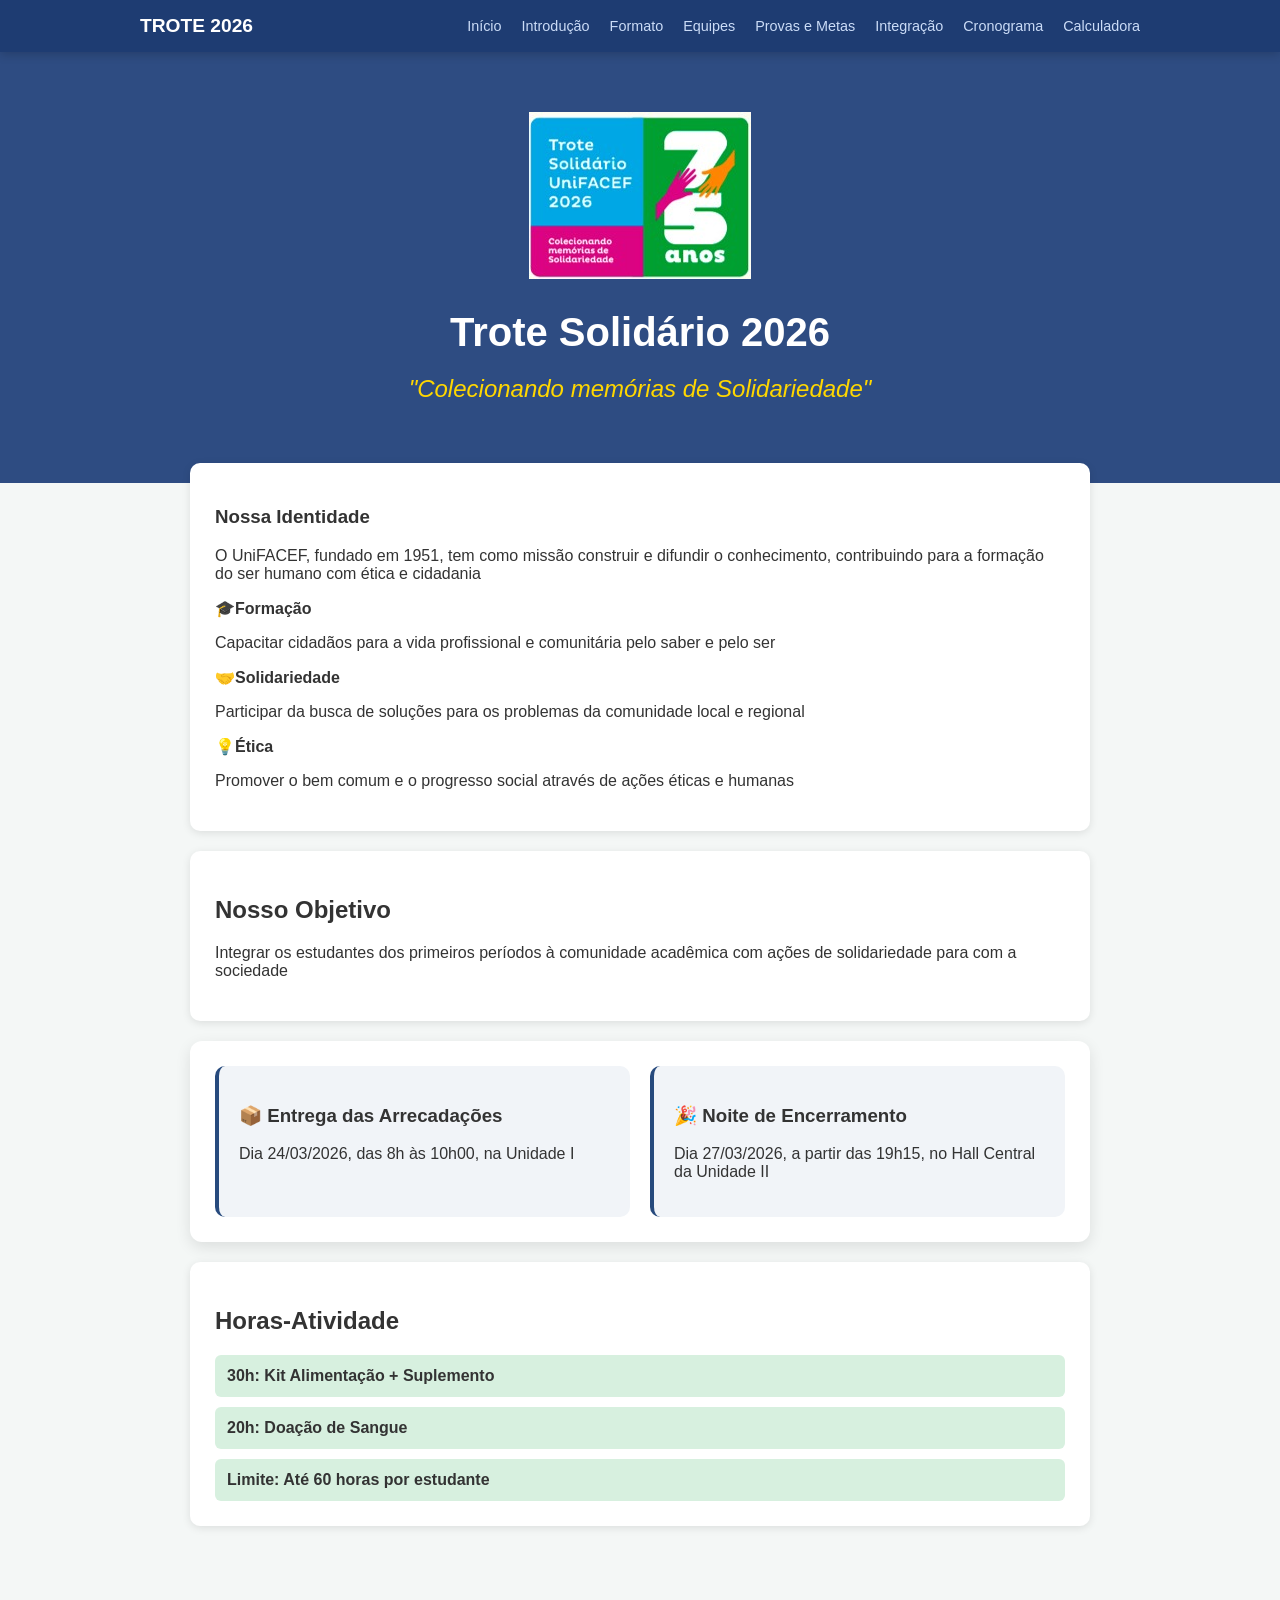
<file: site oficial/index.html>
<!DOCTYPE html>
<html lang="pt-br">

    <head>
        <title> Trote Solidário </title>
        <meta charset="UTF-8">
        <link rel="stylesheet" href="site.css">
    </head>

    <body>
        <nav class="menu"> <!-- Menu de navegação -->
            <div class="menu-container">
                <a href="index.html" class="menu-logo"> Trote 2026 </a>
                <ul class="lista">
                    <li> <a href="index.html"> Início </a> </li>
                    <li> <a href="introducao.html"> Introdução </a> </li>
                    <li> <a href="formato.html"> Formato </a> </li>
                    <li> <a href="equipes.html"> Equipes </a> </li>
                    <li> <a href="provas.html"> Provas e Metas </a> </li>
                    <li> <a href="integracao.html"> Integração </a> </li>
                    <li> <a href="cronograma.html"> Cronograma </a> </li>
                    <li> <a href="calculadora.html"> Calculadora </a> </li>
                </ul>
            </div>
        </nav>
        <header class="cabecalho">
            <div class="cabecalho-container">
                <img src="trote.png.jpeg" alt="UniFACEF" class="cabecalho-logo"/>
                <h1> Trote Solidário 2026 </h1>
                <h2> "Colecionando memórias de Solidariedade" </h2>
            </div>

        </header>

        <main class="principal">

            <section class="card">
                <h3> Nossa Identidade </h3>
                <p> O UniFACEF, fundado em 1951, tem como missão construir e difundir o conhecimento, contribuindo para a formação do ser humano com ética e cidadania </p>
                <div class=>
                    <div class=> 
                        <strong> 🎓Formação </strong>
                        <p> Capacitar cidadãos para a vida profissional e 
                            comunitária pelo saber e pelo ser </p>
                    </div>
                    <div class=> 
                        <strong> 🤝Solidariedade </strong>
                        <p> Participar da busca de soluções para os 
                            problemas da comunidade local e regional </p>
                    </div>
                    <div class=> 
                        <strong> 💡Ética </strong>
                        <p> Promover o bem comum e o progresso social através de ações
                             éticas e humanas </p>
                    </div>
                </div>
            </section>

            <section class="card">
              <h2>Nosso Objetivo</h2>
              <p>Integrar os estudantes dos primeiros períodos à comunidade acadêmica com 
                ações de solidariedade para com a sociedade</p>
                <div class="pilar"></div>
            </section>

            <section class="dupla">
<div class="mini-cartão">
<h3>📦 Entrega das Arrecadações</h3>
<p>Dia 24/03/2026, das 8h às 10h00, na Unidade I</p>
</div>
<div class="mini-cartão">
<h3>🎉 Noite de Encerramento</h3>
<p>Dia 27/03/2026, a partir das 19h15, no Hall Central da Unidade II</p>
</div>
</section>

<section class="card">
<h2>Horas-Atividade</h2>
<div class="horas">30h: Kit Alimentação + Suplemento</div>
<div class="horas">20h: Doação de Sangue</div>
<div class="horas">Limite: Até 60 horas por estudante</div>
</section>

        </main>
    </body>
</html>
</file>
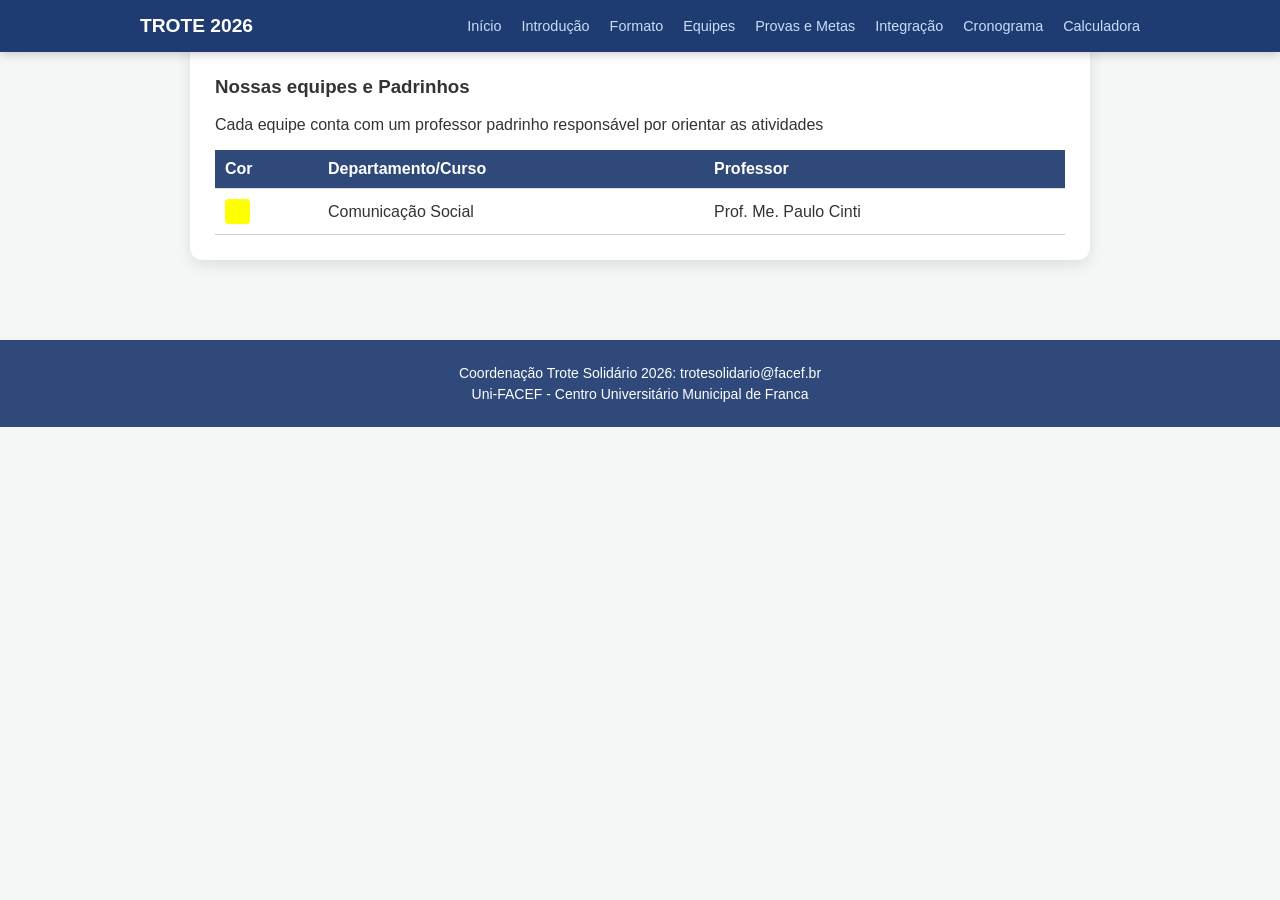
<file: site oficial/Equipes.html>
<!DOCTYPE html>
<html lang="pt-br">
    <head>
        <title> Trote Solidário </title>
        <meta charset="UTF-8">
        <link rel="stylesheet" href="site.css">
    </head>
    <body>
        <nav class="menu"> <!-- Menu de navegação -->
            <div class="menu-container">
                <a href="index.html" class="menu-logo"> Trote 2026 </a>
                <ul class="lista">
                    <li> <a href="index.html"> Início </a> </li>
                    <li> <a href="introducao.html"> Introdução </a> </li>
                    <li> <a href="formato.html"> Formato </a> </li>
                    <li> <a href="equipes.html"> Equipes </a> </li>
                    <li> <a href="provas.html"> Provas e Metas </a> </li>
                    <li> <a href="integracao.html"> Integração </a> </li>
                    <li> <a href="cronograma.html"> Cronograma </a> </li>
                    <li> <a href="calculadora.html"> Calculadora </a> </li>
                </ul>
            </div>
        </nav>
        <main class="principal">
           <section class="lista-equipes">
                <h3> Nossas equipes e Padrinhos </h3>
                <p> 
                    Cada equipe conta com um professor padrinho responsável por orientar as atividades 
                </p>
                <table> <!-- tabela -->
                    <thead> <!-- cabeçalho da tabela -->
                        <tr> <!-- linha da tabela -->
                            <!-- table head -->
                            <th> Cor </th> <th> Departamento/Curso </th> <th> Professor </th>
                        </tr>
                    </thead>
                    <tbody>
                        <tr> 
                            <td> <div class="box-amarela"> </div> </td>
                            <td> Comunicação Social </td>
                            <td> Prof. Me. Paulo Cinti </td>
                        </tr> 
                    </tbody>
                </table>
           </section>
           
        </main>
        <footer class="footer">
    <p class="footer-texto">
        Coordenação Trote Solidário 2026: trotesolidario@facef.br
    </p>
    <p class="footer-texto">
        Uni-FACEF - Centro Universitário Municipal de Franca
    </p>
</footer>
    </body>
</html>
</file>
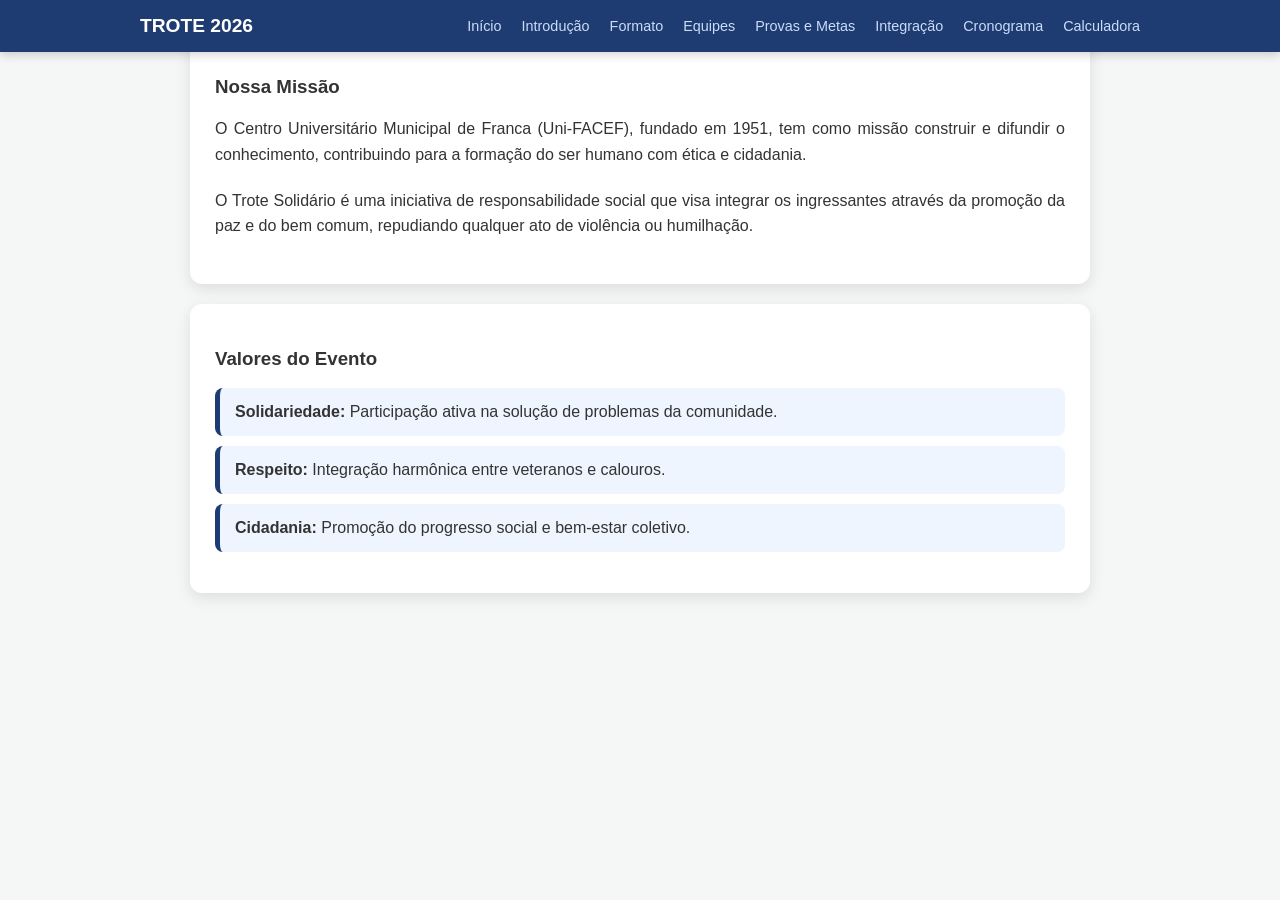
<file: site oficial/introducao.html>
<!DOCTYPE html>
<html lang="pt-br">

    <head>
        <title> Trote Solidário </title>
        <meta charset="UTF-8">
        <link rel="stylesheet" href="site.css">
    </head>

    <body>
        <nav class="menu"> <!-- Menu de navegação -->
            <div class="menu-container">
                <a href="index.html" class="menu-logo"> Trote 2026 </a>
                <ul class="lista">
                    <li> <a href="index.html"> Início </a> </li>
                    <li> <a href="introducao.html"> Introdução </a> </li>
                    <li> <a href="formato.html"> Formato </a> </li>
                    <li> <a href="equipes.html"> Equipes </a> </li>
                    <li> <a href="provas.html"> Provas e Metas </a> </li>
                    <li> <a href="integracao.html"> Integração </a> </li>
                    <li> <a href="cronograma.html"> Cronograma </a> </li>
                    <li> <a href="calculadora.html"> Calculadora </a> </li>
                </ul>
            </div>
        </nav>
        

        <main class="principal">

            

           
            <section class="texto-introducao">
<h3> Nossa Missão</h3>
             
            <p>  O Centro Universitário Municipal de Franca (Uni-FACEF), fundado em 1951, 
                tem como missão construir e difundir o conhecimento, contribuindo para a 
                formação do ser humano com ética e cidadania.</p>
             <p>
                O Trote Solidário é uma iniciativa de responsabilidade social que visa integrar 
                os ingressantes através da promoção da paz e do bem comum, repudiando qualquer 
                ato de violência ou humilhação.
                </p>
</section>

<section>
<h3>Valores do Evento</h3>
<ul class="lista-valores ">
<li><strong>Solidariedade:</strong> Participação ativa na solução de problemas da comunidade.</li>
<li><strong>Respeito:</strong> Integração harmônica entre veteranos e calouros.</li>
<li><strong> Cidadania:</strong> Promoção do progresso social e bem-estar coletivo.</li>
</ul>
</section>

        </main>
    </body>
</html>
</file>
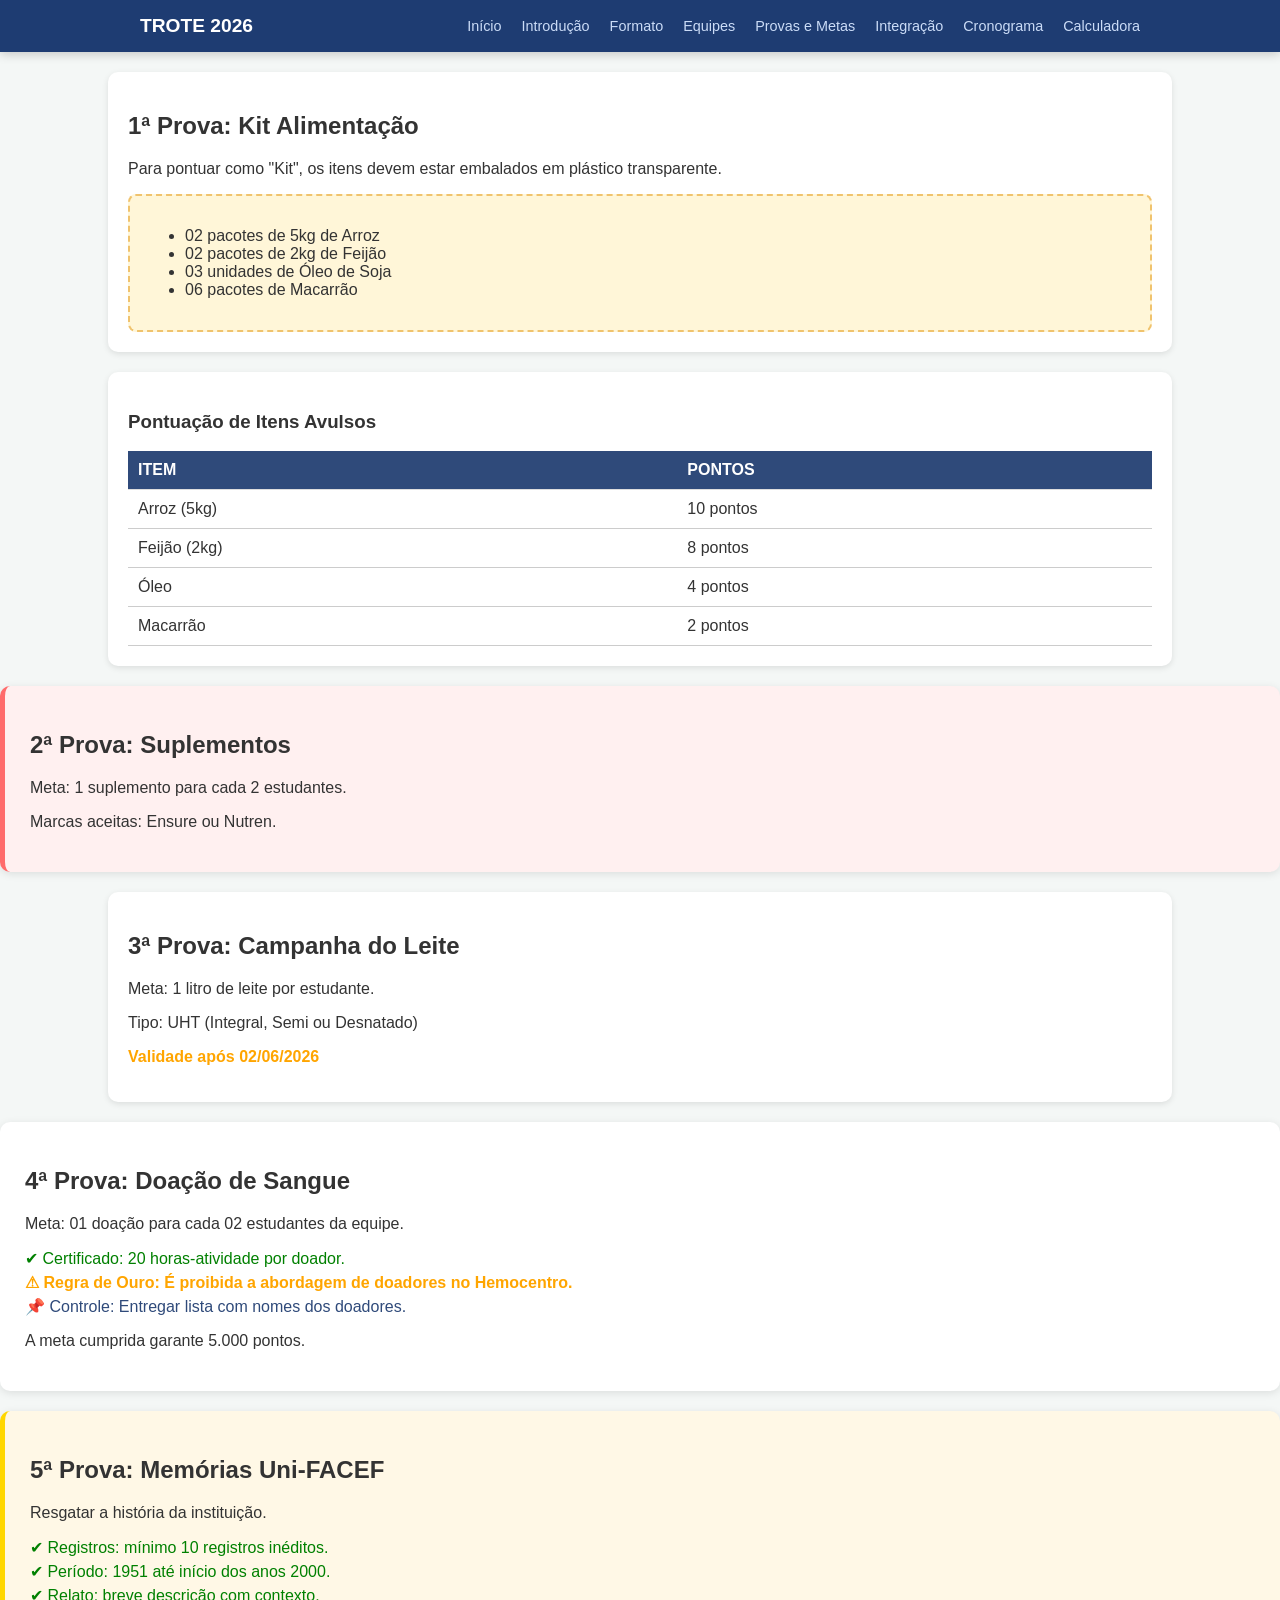
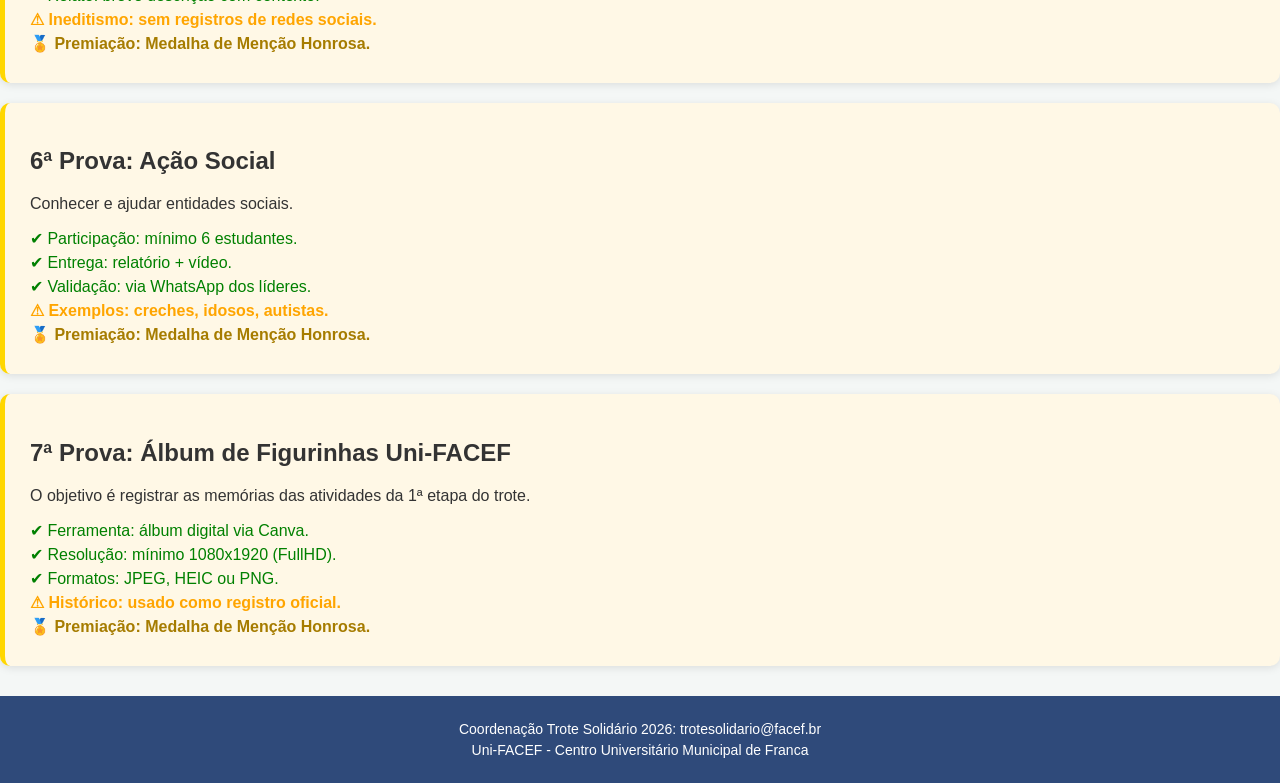
<file: site oficial/provas.html>
<!DOCTYPE html>
<html lang="pt-br">

    <head>
        <title> Trote Solidário </title>
        <meta charset="UTF-8">
        <link rel="stylesheet" href="site.css">
    </head>

    <body class>
        <nav class="menu"> <!-- Menu de navegação -->
            <div class="menu-container">
                <a href="index.html" class="menu-logo"> Trote 2026 </a>
                <ul class="lista">
                    <li> <a href="index.html"> Início </a> </li>
                    <li> <a href="introducao.html"> Introdução </a> </li>
                    <li> <a href="formato.html"> Formato </a> </li>
                    <li> <a href="equipes.html"> Equipes </a> </li>
                    <li> <a href="provas.html"> Provas e Metas </a> </li>
                    <li> <a href="integracao.html"> Integração </a> </li>
                    <li> <a href="cronograma.html"> Cronograma </a> </li>
                    <li> <a href="calculadora.html"> Calculadora </a> </li>
                </ul>
            </div>
        </nav>
   <main>

<section class="card-provas">
    <h2>1ª Prova: Kit Alimentação</h2>
    <p>Para pontuar como "Kit", os itens devem estar embalados em plástico transparente.</p>

    <div class="kit-box">
        <ul>
            <li>02 pacotes de 5kg de Arroz</li>
            <li>02 pacotes de 2kg de Feijão</li>
            <li>03 unidades de Óleo de Soja</li>
            <li>06 pacotes de Macarrão</li>
        </ul>
    </div>
</section>

<section class="card-provas">
    <h3>Pontuação de Itens Avulsos</h3>

    <table>
        <tr>
            <th>ITEM</th>
            <th>PONTOS</th>
        </tr>
        <tr>
            <td>Arroz (5kg)</td>
            <td>10 pontos</td>
        </tr>
        <tr>
            <td>Feijão (2kg)</td>
            <td>8 pontos</td>
        </tr>
        <tr>
            <td>Óleo</td>
            <td>4 pontos</td>
        </tr>
        <tr>
            <td>Macarrão</td>
            <td>2 pontos</td>
        </tr>
    </table>
</section>

<section class="card destaque">
    <h2>2ª Prova: Suplementos</h2>
    <p>Meta: 1 suplemento para cada 2 estudantes.</p>
    <p>Marcas aceitas: Ensure ou Nutren.</p>
</section>

<section class="card-provas">
    <h2>3ª Prova: Campanha do Leite</h2>
    <p>Meta: 1 litro de leite por estudante.</p>
    <p>Tipo: UHT (Integral, Semi ou Desnatado)</p>
    <p class="alerta">Validade após 02/06/2026</p>
</section>
<section class="card card-5">
    <h2 class="card-titulo">4ª Prova: Doação de Sangue</h2>
    
    <p class="card-texto">Meta: 01 doação para cada 02 estudantes da equipe.</p>

    <p class="item-check">✔ Certificado: 20 horas-atividade por doador.</p>

    <p class="item-alerta">⚠ Regra de Ouro: É proibida a abordagem de doadores no Hemocentro.</p>

    <p class="item-info">📌 Controle: Entregar lista com nomes dos doadores.</p>

    <p class="card-texto">A meta cumprida garante 5.000 pontos.</p>
</section>


<section class="card card-6 destaque-amarelo">
    <h2 class="card-titulo">5ª Prova: Memórias Uni-FACEF</h2>

    <p class="card-texto">Resgatar a história da instituição.</p>

    <p class="item-check">✔ Registros: mínimo 10 registros inéditos.</p>
    <p class="item-check">✔ Período: 1951 até início dos anos 2000.</p>
    <p class="item-check">✔ Relato: breve descrição com contexto.</p>

    <p class="item-alerta">⚠ Ineditismo: sem registros de redes sociais.</p>

    <p class="item-premio">🏅 Premiação: Medalha de Menção Honrosa.</p>
</section>


<section class="card card-7 destaque-amarelo">
    <h2 class="card-titulo">6ª Prova: Ação Social</h2>

    <p class="card-texto">Conhecer e ajudar entidades sociais.</p>

    <p class="item-check">✔ Participação: mínimo 6 estudantes.</p>
    <p class="item-check">✔ Entrega: relatório + vídeo.</p>
    <p class="item-check">✔ Validação: via WhatsApp dos líderes.</p>

    <p class="item-alerta">⚠ Exemplos: creches, idosos, autistas.</p>

    <p class="item-premio">🏅 Premiação: Medalha de Menção Honrosa.</p>
</section>
<section class="card card-8 destaque-amarelo">
    <h2 class="card-titulo">7ª Prova: Álbum de Figurinhas Uni-FACEF</h2>

    <p class="card-texto">
        O objetivo é registrar as memórias das atividades da 1ª etapa do trote.
    </p>

    <p class="item-check">✔ Ferramenta: álbum digital via Canva.</p>
    <p class="item-check">✔ Resolução: mínimo 1080x1920 (FullHD).</p>
    <p class="item-check">✔ Formatos: JPEG, HEIC ou PNG.</p>

    <p class="item-alerta">⚠ Histórico: usado como registro oficial.</p>

    <p class="item-premio">🏅 Premiação: Medalha de Menção Honrosa.</p>
</section>
</main>
<footer class="footer">
    <p class="footer-texto">
        Coordenação Trote Solidário 2026: trotesolidario@facef.br
    </p>
    <p class="footer-texto">
        Uni-FACEF - Centro Universitário Municipal de Franca
    </p>
</footer>
</body>
</html>
</file>
<file: site oficial/site.css>
body {
    margin: 0; font-family: 'Segoe UI', sans-serif;
    background-color: #f4f7f6; color: #333;
}
.menu {
    background-color: #1e3c72;  padding: 15px 0;
    position: sticky; /* menu fica sempre no topo */
    top: 0; /* posição 0 - posição acima */
    z-index: 1000; /*  fica sempre por cima dos outros conteúdos */
    box-shadow: 0 2px 10px rgba(0,0,0,0.2); /* caixa com sombra */
}
.menu-container{
    max-width: 1000px;
    margin: 0 auto;
    display: flex;
    justify-content: space-between;
    align-items: center;
    padding: 0 20px;
}
.menu-logo{
    color: white; /* cor branca */
    text-decoration: none; /* link sem estar sublinhado */
    font-weight: bold; /* negrito */
    font-size: 1.2rem; /* 1.2 * 16px */
    text-transform: uppercase; /* letra maiúscula */
}
.lista {
    list-style: none; display: flex; gap: 20px;
    margin: 0; padding: 0;
}
.lista a{
    color: #CBDCF7; text-decoration: none; font-size: 0.9rem;
    font-weight: 500; transition: color 0.3s; 
}
.lista a:hover {
    color: #ffffff;
}
.cabecalho {
    background-color: #2e4c82; color: white; padding: 60px 20px;
    text-align: center;
}
.cabecalho h1{
    font-size: 2.5rem; margin-bottom: 5px;
}
.cabecalho h2{
    font-weight: 300;
    font-style: italic;
    color: #ffd700; 
}
.principal{
    /* -40px subiu auto embaixo e 40 é na lateral */
    max-width: 900px;
     margin: -40px auto 40px; 
     padding: 20px;
    
}
.card{
background-color: white;
padding:25px;
border-radius:10px;
margin-bottom:20px;
box-shadow:0px 2px 8px rgba(0,0,0,0.1);
}
.dupla{
display:flex;
gap:20px;
margin-bottom:20px;
}
.mini-cartão{background:#f1f4f8;
padding:20px;
border-radius:10px;
flex:1;
border-left:4px solid #274a7d;
}
.horas{
background:#d7f0df;
padding:12px;
border-radius:6px;
margin-top: 10px;
font-weight:bold;
}
section{
background-color: white;
margin-bottom: 20px;
padding: 25px;
border-radius: 12px;
box-shadow: 0 5px 15px rgba(0,0,0,0.1);

}
.texto-introducao p {
    line-height: 1.6; /* melhora a leitura de textos longos */
    margin-bottom: 20px;
    text-align: justify; /* alinhamento justificado - alinha à esquerda e à direta */
}
.lista-valores {
    list-style: none;
    padding: 0;
}
.lista-valores li {
    background: #eef5ff;
    padding: 15px;
    margin-bottom: 10px;
    border-radius: 8px;
    border-left: 5px solid #1e3c72;
}
table {
    width: 100%; border-collapse: collapse; margin-top: 20px;
    background-color: white;
}

th, td {
    padding: 15px; text-align: left; border-bottom: 1px solid #ddd;
}

th {
    background-color: #2a5298;
}

.box-amarela {
    width: 25px; height: 25px;
    border-radius: 4px;
    background: yellow;
}
.card-provas{
    background: white;
    margin: 20px auto;
    padding: 20px;
    width: 80%;
    border-radius: 10px;
    box-shadow: 0 2px 6px rgba(0,0,0,0.1);
}

.kit-box {
    background: #fff6d8;
    border: 2px dashed #f0c36d;
    padding: 15px;
    border-radius: 8px;
    margin-top: 10px;
}

table {
    width: 100%;
    border-collapse: collapse;
    margin-top: 10px;
}

th {
    background: #2f4a7a;
    color: white;
    padding: 10px;
}

td {
    padding: 10px;
    border-bottom: 1px solid #ccc;
}

.destaque {
    border-left: 5px solid #ff6b6b;
    background: #fff0f0;
}

.alerta {
    color: orange;
    font-weight: bold;
}
.item-check {
    color: green;
    margin: 5px 0;
}

.item-alerta {
    color: orange;
    margin: 5px 0;
    font-weight: bold;
}

.item-info {
    color: #2f4a7a;
    margin: 5px 0;
}

.item-premio {
    color: #a67c00;
    margin: 5px 0;
    font-weight: bold;
}

.destaque-amarelo {
    border-left: 5px solid gold;
    background: #fff8e6;
}
.footer {
    background-color: #2f4a7a;
    color: white;
    text-align: center;
    padding: 20px;
    margin-top: 30px;
}

.footer-texto {
    margin: 5px 0;
    font-size: 14px;
}
</file>
